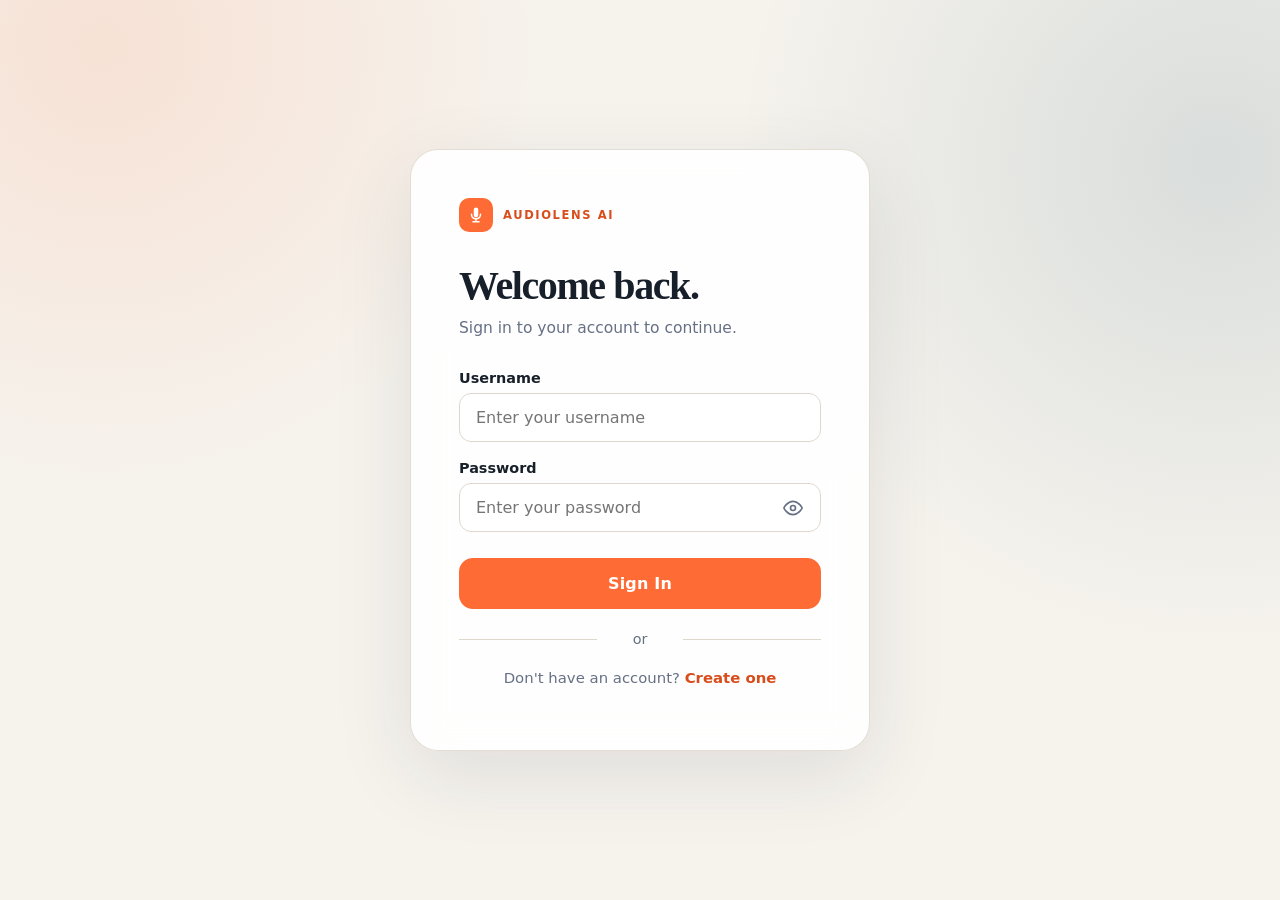
<file: static/index.html>
<!doctype html>
<html lang="en">

<head>
  <meta charset="utf-8">
  <meta name="viewport" content="width=device-width, initial-scale=1">
  <title>AudioLens AI</title>
  <link rel="stylesheet" href="/static/styles.css">
  <style>
    .user-bar {
      display: flex;
      justify-content: flex-end;
      align-items: center;
      gap: 12px;
      margin-bottom: 28px;
    }
    .user-badge {
      display: flex;
      align-items: center;
      gap: 8px;
      padding: 8px 14px;
      background: rgba(255,255,255,.8);
      border: 1px solid var(--line);
      border-radius: 999px;
      font-size: .88rem;
      font-weight: 600;
      color: var(--ink);
      backdrop-filter: blur(8px);
    }
    .user-avatar {
      width: 28px;
      height: 28px;
      border-radius: 50%;
      background: var(--blue);
      color: white;
      font-size: .75rem;
      font-weight: 800;
      display: grid;
      place-items: center;
      flex-shrink: 0;
    }
    .signout-btn {
      padding: 8px 16px;
      border-radius: 999px;
      border: 1px solid var(--line);
      background: white;
      color: var(--muted);
      font: inherit;
      font-size: .88rem;
      font-weight: 700;
      cursor: pointer;
      transition: color .2s, border-color .2s;
    }
    .signout-btn:hover {
      color: var(--accent-dark);
      border-color: var(--accent);
    }
  </style>
  <script>
    // Auth Guard — redirect to login if no token found
    (function() {
      if (!localStorage.getItem('access_token')) {
        window.location.replace('/static/login.html');
      }
    })();
  </script>
</head>

<body>
  <main class="shell">
    <div class="user-bar">
      <div class="user-badge">
        <div class="user-avatar" id="userAvatar">?</div>
        <span id="userFullName">Loading…</span>
      </div>
      <button class="signout-btn" id="signOutBtn">Sign out</button>
    </div>
    <header>
      <p class="eyebrow">AI VIDEO & AUDIO ASSISTANT</p>
      <h1>Turn anything spoken into something useful.</h1>
      <p class="intro">Import a YouTube video, upload audio, or record directly. Review the transcript before creating a
        grounded AI chat.</p>
    </header>

    <section class="card" id="inputCard">
      <div class="step-heading"><span>1</span>
        <div>
          <h2>Add audio</h2>
          <p>Choose one source and the spoken language.</p>
        </div>
      </div>

      <div class="language-row">
        <label><input type="radio" name="language" value="english" checked> English / Hinglish</label>
        <label><input type="radio" name="language" value="hindi"> Hindi</label>
      </div>

      <div class="tabs" role="tablist">
        <button class="tab active" data-tab="upload">Upload</button>
        <button class="tab" data-tab="record">Microphone</button>
        <button class="tab" data-tab="youtube">YouTube</button>
      </div>

      <div class="panel active" id="uploadPanel">
        <label class="drop-zone" for="audioFile">
          <strong>Select an audio file</strong>
          <span>MP3, MPEG audio, WAV, M4A, AAC, FLAC, OGG, WebM, or WMA</span>
          <input id="audioFile" type="file"
            accept="audio/*,.mp3,.mpeg,.mpga,.m4a,.aac,.wav,.ogg,.opus,.webm,.flac,.wma">
        </label>
        <button class="primary full" id="uploadButton">Process upload</button>
      </div>

      <div class="panel" id="recordPanel">
        <div class="recorder">
          <div class="record-state"><i id="recordDot"></i><span id="recordStatus">Ready to record</span></div>
          <span id="recordTimer">00:00</span>
        </div>
        <div class="actions">
          <button class="secondary" id="recordButton">Start recording</button>
          <button class="primary" id="recordProcessButton" disabled>Send recording to transcribe</button>
        </div>
        <div class="record-playback hidden" id="recordPlaybackRow">
          <audio id="recordingPlayback" controls></audio>
          <button class="secondary" id="listenRecordingButton">Listen to recording</button>
        </div>
      </div>

      <div class="panel" id="youtubePanel">
        <label for="youtubeUrl">YouTube URL</label>
        <div class="inline">
          <input id="youtubeUrl" type="url" placeholder="https://youtube.com/watch?v=...">
          <button class="primary" id="youtubeButton">Process video</button>
        </div>
      </div>

      <div class="progress hidden" id="progressBox">
        <div class="spinner"></div>
        <div><strong id="progressTitle">Processing audio</strong>
          <p id="progressText">This can take a little while on free services.</p>
        </div>
      </div>
      <div class="log-panel hidden" id="logPanel">
        <div class="log-header">
          <strong>Processing logs</strong>
          <span id="logCount">0 events</span>
        </div>
        <div id="logList" class="log-list"></div>
      </div>
      <p class="error hidden" id="errorBox"></p>
    </section>

    <section class="card hidden" id="transcriptCard">
      <div class="step-heading"><span>2</span>
        <div>
          <h2>Review transcript</h2>
          <p id="providerLabel"></p>
        </div>
      </div>
      <textarea id="transcriptText" spellcheck="true"></textarea>
      <div class="save-row">
        <span id="saveStatus">Review and correct anything that needs attention.</span>
        <button class="secondary" id="saveButton">Save changes</button>
        <button class="primary" id="createChatButton">Create chat</button>
      </div>
    </section>

    <section class="card hidden" id="resultCard">
      <div class="step-heading"><span>3</span>
        <div>
          <h2 id="resultTitle">Recording ready</h2>
          <p>Your summary and transcript-grounded chat.</p>
        </div>
      </div>
      <div class="summary" id="summaryText"></div>
      <div class="chat" id="chatMessages"></div>
      <form class="chat-form" id="chatForm">
        <input id="questionInput" placeholder="Ask something about this recording..." autocomplete="off">
        <button class="primary">Ask</button>
      </form>
    </section>

    <button class="text-button" id="newSessionButton">Clear session and start over</button>
  </main>
  <script src="/static/app.js"></script>
</body>

</html>
</file>
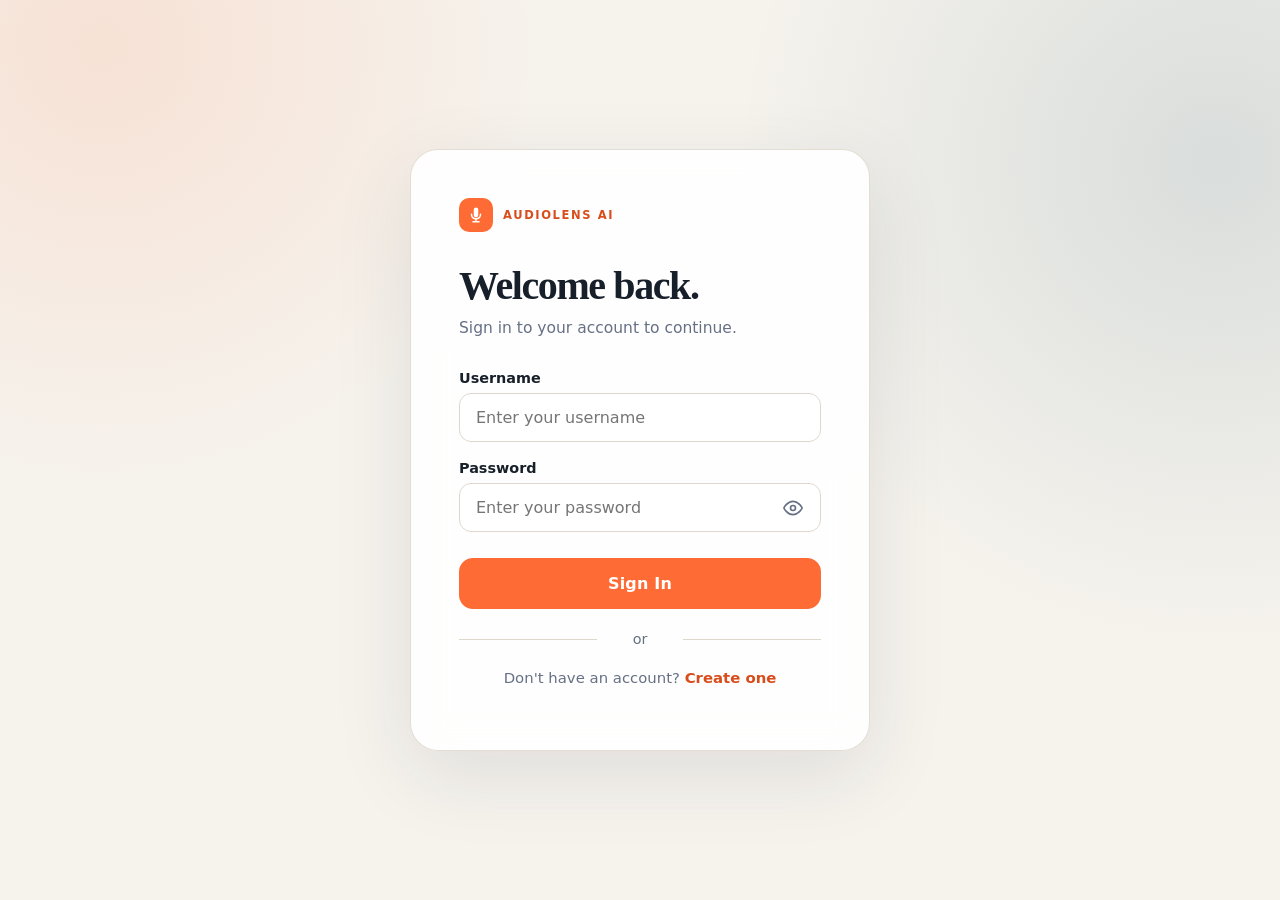
<file: static/login.html>
<!doctype html>
<html lang="en">

<head>
  <meta charset="utf-8">
  <meta name="viewport" content="width=device-width, initial-scale=1">
  <title>Sign In — AudioLens AI</title>
  <meta name="description" content="Sign in to AudioLens AI to access your AI-powered video assistant.">
  <link rel="stylesheet" href="/static/styles.css">
  <style>
    .auth-shell {
      min-height: 100vh;
      display: grid;
      place-items: center;
      padding: 32px 16px;
    }

    .auth-card {
      width: min(460px, 100%);
      padding: clamp(28px, 6vw, 48px);
      border: 1px solid rgba(222, 216, 204, .85);
      border-radius: 28px;
      background: rgba(255, 255, 255, .92);
      box-shadow: 0 24px 80px rgba(33, 43, 54, .10);
      backdrop-filter: blur(16px);
      animation: fadeUp .45s ease both;
    }

    @keyframes fadeUp {
      from { opacity: 0; transform: translateY(18px); }
      to   { opacity: 1; transform: translateY(0); }
    }

    .auth-logo {
      display: flex;
      align-items: center;
      gap: 10px;
      margin-bottom: 32px;
    }

    .auth-logo-dot {
      width: 34px;
      height: 34px;
      border-radius: 10px;
      background: var(--accent);
      display: grid;
      place-items: center;
    }

    .auth-logo-dot svg {
      width: 18px;
      height: 18px;
      fill: white;
    }

    .auth-logo-name {
      font-size: .72rem;
      font-weight: 800;
      letter-spacing: .14em;
      color: var(--accent-dark);
    }

    .auth-title {
      font-family: Georgia, serif;
      font-size: clamp(1.9rem, 5vw, 2.5rem);
      letter-spacing: -.035em;
      line-height: 1.1;
      margin: 0 0 8px;
    }

    .auth-subtitle {
      color: var(--muted);
      margin: 0 0 30px;
      font-size: .97rem;
      line-height: 1.6;
    }

    .form-group {
      margin-bottom: 18px;
    }

    .form-group label {
      display: block;
      font-weight: 700;
      font-size: .9rem;
      margin-bottom: 7px;
    }

    .form-group input {
      transition: border-color .2s, box-shadow .2s;
    }

    .auth-btn {
      width: 100%;
      margin-top: 8px;
      padding: 15px;
      font-size: 1rem;
      letter-spacing: .01em;
      border-radius: 14px;
      border: 1px solid transparent;
      background: var(--accent);
      color: white;
      font-weight: 800;
      cursor: pointer;
      transition: background .2s, transform .1s;
    }

    .auth-btn:hover {
      background: var(--accent-dark);
    }

    .auth-btn:active {
      transform: scale(.98);
    }

    .auth-btn:disabled {
      opacity: .55;
      cursor: not-allowed;
    }

    .auth-divider {
      text-align: center;
      color: var(--muted);
      font-size: .9rem;
      margin: 22px 0;
      position: relative;
    }

    .auth-divider::before,
    .auth-divider::after {
      content: '';
      position: absolute;
      top: 50%;
      width: 38%;
      height: 1px;
      background: var(--line);
    }

    .auth-divider::before { left: 0; }
    .auth-divider::after  { right: 0; }

    .auth-switch {
      text-align: center;
      color: var(--muted);
      font-size: .93rem;
    }

    .auth-switch a {
      color: var(--accent-dark);
      font-weight: 700;
      text-decoration: none;
    }

    .auth-switch a:hover {
      text-decoration: underline;
    }

    .auth-error {
      display: none;
      color: #b42318;
      background: #fff0ee;
      padding: 12px 14px;
      border-radius: 10px;
      font-size: .9rem;
      margin-bottom: 16px;
    }

    .auth-error.visible {
      display: block;
      animation: fadeUp .3s ease;
    }

    .auth-success {
      display: none;
      color: #0a6640;
      background: #edfaf4;
      padding: 12px 14px;
      border-radius: 10px;
      font-size: .9rem;
      margin-bottom: 16px;
    }

    .auth-success.visible {
      display: block;
      animation: fadeUp .3s ease;
    }

    .btn-spinner {
      display: inline-block;
      width: 16px;
      height: 16px;
      border: 2px solid rgba(255,255,255,.4);
      border-top-color: white;
      border-radius: 50%;
      animation: spin .7s linear infinite;
      vertical-align: middle;
      margin-right: 6px;
    }

    .password-wrap {
      position: relative;
    }

    .password-wrap input {
      padding-right: 48px;
    }

    .eye-btn {
      position: absolute;
      right: 14px;
      top: 50%;
      transform: translateY(-50%);
      background: none;
      border: none;
      cursor: pointer;
      padding: 4px;
      color: var(--muted);
      display: flex;
      align-items: center;
      transition: color .2s;
    }

    .eye-btn:hover { color: var(--ink); }
  </style>
</head>

<body>
  <div class="auth-shell">
    <div class="auth-card">

      <div class="auth-logo">
        <div class="auth-logo-dot">
          <svg viewBox="0 0 24 24" xmlns="http://www.w3.org/2000/svg">
            <path d="M12 2a3 3 0 0 1 3 3v7a3 3 0 0 1-6 0V5a3 3 0 0 1 3-3zm-7 9a1 1 0 0 1 2 0 5 5 0 0 0 10 0 1 1 0 0 1 2 0 7 7 0 0 1-6 6.93V20h3a1 1 0 0 1 0 2H8a1 1 0 0 1 0-2h3v-2.07A7 7 0 0 1 5 11z"/>
          </svg>
        </div>
        <span class="auth-logo-name">AUDIOLENS AI</span>
      </div>

      <h1 class="auth-title">Welcome back.</h1>
      <p class="auth-subtitle">Sign in to your account to continue.</p>

      <p class="auth-error" id="errorBox"></p>
      <p class="auth-success" id="successBox"></p>

      <form id="loginForm" autocomplete="on">
        <div class="form-group">
          <label for="username">Username</label>
          <input id="username" type="text" placeholder="Enter your username" autocomplete="username" required>
        </div>
        <div class="form-group">
          <label for="password">Password</label>
          <div class="password-wrap">
            <input id="password" type="password" placeholder="Enter your password" autocomplete="current-password" required>
            <button type="button" class="eye-btn" id="togglePassword" aria-label="Show password">
              <svg id="eyeIcon" xmlns="http://www.w3.org/2000/svg" width="20" height="20" fill="none" viewBox="0 0 24 24" stroke="currentColor" stroke-width="2">
                <path d="M1 12s4-8 11-8 11 8 11 8-4 8-11 8-11-8-11-8z"/>
                <circle cx="12" cy="12" r="3"/>
              </svg>
            </button>
          </div>
        </div>
        <button class="auth-btn" id="loginBtn" type="submit">Sign In</button>
      </form>

      <div class="auth-divider">or</div>

      <p class="auth-switch">
        Don't have an account? <a href="/static/register.html">Create one</a>
      </p>

    </div>
  </div>

  <script>
    // Eye toggle
    document.getElementById('togglePassword').addEventListener('click', function() {
      const input = document.getElementById('password');
      const isHidden = input.type === 'password';
      input.type = isHidden ? 'text' : 'password';
      document.getElementById('eyeIcon').innerHTML = isHidden
        ? '<path d="M17.94 17.94A10.07 10.07 0 0 1 12 20c-7 0-11-8-11-8a18.45 18.45 0 0 1 5.06-5.94"/><path d="M9.9 4.24A9.12 9.12 0 0 1 12 4c7 0 11 8 11 8a18.5 18.5 0 0 1-2.16 3.19"/><line x1="1" y1="1" x2="23" y2="23"/>'
        : '<path d="M1 12s4-8 11-8 11 8 11 8-4 8-11 8-11-8-11-8z"/><circle cx="12" cy="12" r="3"/>';
    });

    const form    = document.getElementById('loginForm');
    const btn     = document.getElementById('loginBtn');
    const errorBox   = document.getElementById('errorBox');
    const successBox = document.getElementById('successBox');

    function showError(msg) {
      errorBox.textContent = msg;
      errorBox.classList.add('visible');
      successBox.classList.remove('visible');
    }

    function showSuccess(msg) {
      successBox.textContent = msg;
      successBox.classList.add('visible');
      errorBox.classList.remove('visible');
    }

    function setLoading(loading) {
      btn.disabled = loading;
      btn.innerHTML = loading
        ? '<span class="btn-spinner"></span>Signing in…'
        : 'Sign In';
    }

    form.addEventListener('submit', async (e) => {
      e.preventDefault();
      errorBox.classList.remove('visible');

      const username = document.getElementById('username').value.trim();
      const password = document.getElementById('password').value;

      if (!username || !password) {
        showError('Please fill in all fields.');
        return;
      }

      setLoading(true);

      try {
        // OAuth2 requires form data, not JSON
        const formData = new URLSearchParams();
        formData.append('username', username);
        formData.append('password', password);

        const res = await fetch('/api/login', {
          method: 'POST',
          headers: { 'Content-Type': 'application/x-www-form-urlencoded' },
          body: formData.toString(),
        });

        const data = await res.json();

        if (!res.ok) {
          showError(data.detail || 'Login failed. Please try again.');
          return;
        }

        // Save token and user info to localStorage
        localStorage.setItem('access_token', data.access_token);
        localStorage.setItem('user', JSON.stringify(data.user));

        showSuccess('Signed in! Redirecting…');
        setTimeout(() => { window.location.href = '/'; }, 900);

      } catch (err) {
        showError('Network error. Is the server running?');
      } finally {
        setLoading(false);
      }
    });
  </script>
</body>

</html>
</file>
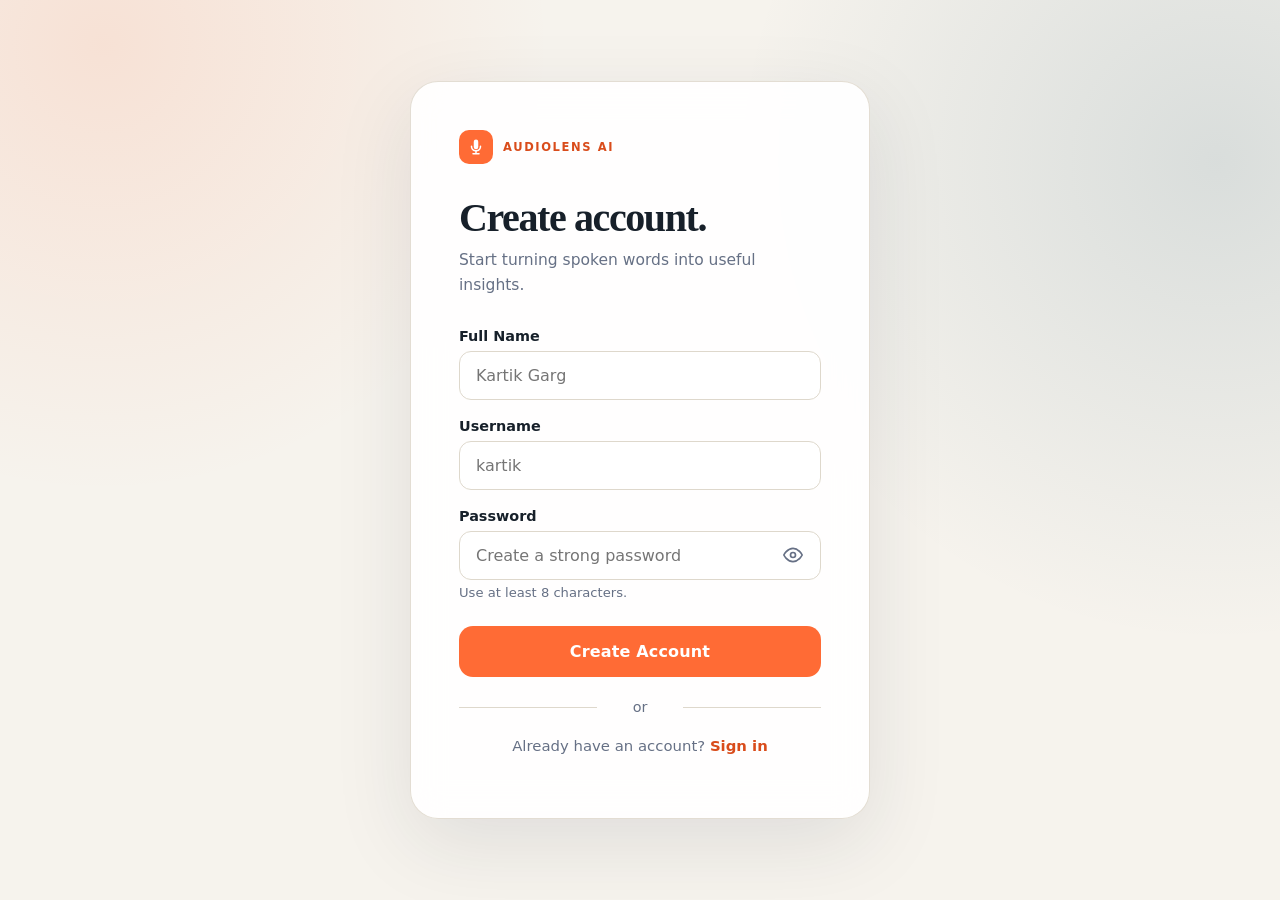
<file: static/register.html>
<!doctype html>
<html lang="en">

<head>
  <meta charset="utf-8">
  <meta name="viewport" content="width=device-width, initial-scale=1">
  <title>Create Account — AudioLens AI</title>
  <meta name="description" content="Create your free AudioLens AI account to get started.">
  <link rel="stylesheet" href="/static/styles.css">
  <style>
    .auth-shell {
      min-height: 100vh;
      display: grid;
      place-items: center;
      padding: 32px 16px;
    }

    .auth-card {
      width: min(460px, 100%);
      padding: clamp(28px, 6vw, 48px);
      border: 1px solid rgba(222, 216, 204, .85);
      border-radius: 28px;
      background: rgba(255, 255, 255, .92);
      box-shadow: 0 24px 80px rgba(33, 43, 54, .10);
      backdrop-filter: blur(16px);
      animation: fadeUp .45s ease both;
    }

    @keyframes fadeUp {
      from { opacity: 0; transform: translateY(18px); }
      to   { opacity: 1; transform: translateY(0); }
    }

    .auth-logo {
      display: flex;
      align-items: center;
      gap: 10px;
      margin-bottom: 32px;
    }

    .auth-logo-dot {
      width: 34px;
      height: 34px;
      border-radius: 10px;
      background: var(--accent);
      display: grid;
      place-items: center;
    }

    .auth-logo-dot svg {
      width: 18px;
      height: 18px;
      fill: white;
    }

    .auth-logo-name {
      font-size: .72rem;
      font-weight: 800;
      letter-spacing: .14em;
      color: var(--accent-dark);
    }

    .auth-title {
      font-family: Georgia, serif;
      font-size: clamp(1.9rem, 5vw, 2.5rem);
      letter-spacing: -.035em;
      line-height: 1.1;
      margin: 0 0 8px;
    }

    .auth-subtitle {
      color: var(--muted);
      margin: 0 0 30px;
      font-size: .97rem;
      line-height: 1.6;
    }

    .form-group {
      margin-bottom: 18px;
    }

    .form-group label {
      display: block;
      font-weight: 700;
      font-size: .9rem;
      margin-bottom: 7px;
    }

    .form-group input {
      transition: border-color .2s, box-shadow .2s;
    }

    .auth-btn {
      width: 100%;
      margin-top: 8px;
      padding: 15px;
      font-size: 1rem;
      letter-spacing: .01em;
      border-radius: 14px;
      border: 1px solid transparent;
      background: var(--accent);
      color: white;
      font-weight: 800;
      cursor: pointer;
      transition: background .2s, transform .1s;
    }

    .auth-btn:hover {
      background: var(--accent-dark);
    }

    .auth-btn:active {
      transform: scale(.98);
    }

    .auth-btn:disabled {
      opacity: .55;
      cursor: not-allowed;
    }

    .auth-divider {
      text-align: center;
      color: var(--muted);
      font-size: .9rem;
      margin: 22px 0;
      position: relative;
    }

    .auth-divider::before,
    .auth-divider::after {
      content: '';
      position: absolute;
      top: 50%;
      width: 38%;
      height: 1px;
      background: var(--line);
    }

    .auth-divider::before { left: 0; }
    .auth-divider::after  { right: 0; }

    .auth-switch {
      text-align: center;
      color: var(--muted);
      font-size: .93rem;
    }

    .auth-switch a {
      color: var(--accent-dark);
      font-weight: 700;
      text-decoration: none;
    }

    .auth-switch a:hover {
      text-decoration: underline;
    }

    .auth-error {
      display: none;
      color: #b42318;
      background: #fff0ee;
      padding: 12px 14px;
      border-radius: 10px;
      font-size: .9rem;
      margin-bottom: 16px;
    }

    .auth-error.visible {
      display: block;
      animation: fadeUp .3s ease;
    }

    .auth-success {
      display: none;
      color: #0a6640;
      background: #edfaf4;
      padding: 12px 14px;
      border-radius: 10px;
      font-size: .9rem;
      margin-bottom: 16px;
    }

    .auth-success.visible {
      display: block;
      animation: fadeUp .3s ease;
    }

    .btn-spinner {
      display: inline-block;
      width: 16px;
      height: 16px;
      border: 2px solid rgba(255,255,255,.4);
      border-top-color: white;
      border-radius: 50%;
      animation: spin .7s linear infinite;
      vertical-align: middle;
      margin-right: 6px;
    }

    .password-hint {
      font-size: .82rem;
      color: var(--muted);
      margin-top: 5px;
    }

    .password-wrap {
      position: relative;
    }

    .password-wrap input {
      padding-right: 48px;
    }

    .eye-btn {
      position: absolute;
      right: 14px;
      top: 50%;
      transform: translateY(-50%);
      background: none;
      border: none;
      cursor: pointer;
      padding: 4px;
      color: var(--muted);
      display: flex;
      align-items: center;
      transition: color .2s;
    }

    .eye-btn:hover { color: var(--ink); }
  </style>
</head>

<body>
  <div class="auth-shell">
    <div class="auth-card">

      <div class="auth-logo">
        <div class="auth-logo-dot">
          <svg viewBox="0 0 24 24" xmlns="http://www.w3.org/2000/svg">
            <path d="M12 2a3 3 0 0 1 3 3v7a3 3 0 0 1-6 0V5a3 3 0 0 1 3-3zm-7 9a1 1 0 0 1 2 0 5 5 0 0 0 10 0 1 1 0 0 1 2 0 7 7 0 0 1-6 6.93V20h3a1 1 0 0 1 0 2H8a1 1 0 0 1 0-2h3v-2.07A7 7 0 0 1 5 11z"/>
          </svg>
        </div>
        <span class="auth-logo-name">AUDIOLENS AI</span>
      </div>

      <h1 class="auth-title">Create account.</h1>
      <p class="auth-subtitle">Start turning spoken words into useful insights.</p>

      <p class="auth-error" id="errorBox"></p>
      <p class="auth-success" id="successBox"></p>

      <form id="registerForm" autocomplete="on">
        <div class="form-group">
          <label for="full_name">Full Name</label>
          <input id="full_name" type="text" placeholder="Kartik Garg" autocomplete="name" required>
        </div>
        <div class="form-group">
          <label for="username">Username</label>
          <input id="username" type="text" placeholder="kartik" autocomplete="username" required>
        </div>
        <div class="form-group">
          <label for="password">Password</label>
          <div class="password-wrap">
            <input id="password" type="password" placeholder="Create a strong password" autocomplete="new-password" required>
            <button type="button" class="eye-btn" id="togglePassword" aria-label="Show password">
              <svg id="eyeIcon" xmlns="http://www.w3.org/2000/svg" width="20" height="20" fill="none" viewBox="0 0 24 24" stroke="currentColor" stroke-width="2">
                <path d="M1 12s4-8 11-8 11 8 11 8-4 8-11 8-11-8-11-8z"/>
                <circle cx="12" cy="12" r="3"/>
              </svg>
            </button>
          </div>
          <p class="password-hint">Use at least 8 characters.</p>
        </div>
        <button class="auth-btn" id="registerBtn" type="submit">Create Account</button>
      </form>

      <div class="auth-divider">or</div>

      <p class="auth-switch">
        Already have an account? <a href="/static/login.html">Sign in</a>
      </p>

    </div>
  </div>

  <script>
    // Eye toggle
    document.getElementById('togglePassword').addEventListener('click', function() {
      const input = document.getElementById('password');
      const isHidden = input.type === 'password';
      input.type = isHidden ? 'text' : 'password';
      document.getElementById('eyeIcon').innerHTML = isHidden
        ? '<path d="M17.94 17.94A10.07 10.07 0 0 1 12 20c-7 0-11-8-11-8a18.45 18.45 0 0 1 5.06-5.94"/><path d="M9.9 4.24A9.12 9.12 0 0 1 12 4c7 0 11 8 11 8a18.5 18.5 0 0 1-2.16 3.19"/><line x1="1" y1="1" x2="23" y2="23"/>'
        : '<path d="M1 12s4-8 11-8 11 8 11 8-4 8-11 8-11-8-11-8z"/><circle cx="12" cy="12" r="3"/>';
    });

    const form       = document.getElementById('registerForm');
    const btn        = document.getElementById('registerBtn');
    const errorBox   = document.getElementById('errorBox');
    const successBox = document.getElementById('successBox');

    function showError(msg) {
      errorBox.textContent = msg;
      errorBox.classList.add('visible');
      successBox.classList.remove('visible');
    }

    function showSuccess(msg) {
      successBox.textContent = msg;
      successBox.classList.add('visible');
      errorBox.classList.remove('visible');
    }

    function setLoading(loading) {
      btn.disabled = loading;
      btn.innerHTML = loading
        ? '<span class="btn-spinner"></span>Creating account…'
        : 'Create Account';
    }

    form.addEventListener('submit', async (e) => {
      e.preventDefault();
      errorBox.classList.remove('visible');

      const full_name = document.getElementById('full_name').value.trim();
      const username  = document.getElementById('username').value.trim();
      const password  = document.getElementById('password').value;

      if (!full_name || !username || !password) {
        showError('Please fill in all fields.');
        return;
      }

      if (password.length < 8) {
        showError('Password must be at least 8 characters.');
        return;
      }

      setLoading(true);

      try {
        const res = await fetch('/api/register', {
          method: 'POST',
          headers: { 'Content-Type': 'application/json' },
          body: JSON.stringify({ username, password, full_name }),
        });

        const data = await res.json();

        if (!res.ok) {
          showError(data.detail || 'Registration failed. Please try again.');
          return;
        }

        showSuccess('Account created! Redirecting to sign in…');
        setTimeout(() => { window.location.href = '/static/login.html'; }, 1200);

      } catch (err) {
        showError('Network error. Is the server running?');
      } finally {
        setLoading(false);
      }
    });
  </script>
</body>

</html>
</file>
<file: static/styles.css>
:root {
  --ink: #17202a;
  --muted: #667085;
  --paper: #f6f3ed;
  --card: rgba(255, 255, 255, .9);
  --line: #ded8cc;
  --accent: #ff6b35;
  --accent-dark: #d94c1b;
  --blue: #174c66;
}

* {
  box-sizing: border-box;
}

body {
  margin: 0;
  color: var(--ink);
  background:
    radial-gradient(circle at 8% 5%, rgba(255, 107, 53, .13), transparent 28rem),
    radial-gradient(circle at 95% 18%, rgba(23, 76, 102, .13), transparent 30rem),
    var(--paper);
  font-family: Inter, ui-sans-serif, system-ui, -apple-system, BlinkMacSystemFont, "Segoe UI", sans-serif;
}

.shell {
  width: min(980px, calc(100% - 32px));
  margin: 0 auto;
  padding: 72px 0;
}

header {
  max-width: 780px;
  margin-bottom: 42px;
}

.eyebrow {
  color: var(--accent-dark);
  font-size: .76rem;
  font-weight: 800;
  letter-spacing: .16em;
}

h1 {
  font-family: Georgia, serif;
  font-size: clamp(2.6rem, 7vw, 5.3rem);
  line-height: .98;
  letter-spacing: -.045em;
  margin: 14px 0 22px;
}

.intro {
  max-width: 680px;
  color: var(--muted);
  font-size: 1.12rem;
  line-height: 1.7;
}

.card {
  margin: 22px 0;
  padding: clamp(22px, 4vw, 38px);
  border: 1px solid rgba(222, 216, 204, .85);
  border-radius: 24px;
  background: var(--card);
  box-shadow: 0 20px 60px rgba(33, 43, 54, .08);
  backdrop-filter: blur(12px);
}

.step-heading {
  display: flex;
  align-items: center;
  gap: 15px;
  margin-bottom: 26px;
}

.step-heading>span {
  display: grid;
  place-items: center;
  width: 40px;
  height: 40px;
  border-radius: 50%;
  color: white;
  background: var(--blue);
  font-weight: 800;
}

h2 {
  margin: 0 0 4px;
  font-size: 1.35rem;
}

.step-heading p,
.panel label,
.save-row span {
  color: var(--muted);
  margin: 0;
}

.language-row {
  display: flex;
  flex-wrap: wrap;
  gap: 12px;
  margin-bottom: 24px;
}

.language-row label {
  padding: 11px 15px;
  border: 1px solid var(--line);
  border-radius: 999px;
  cursor: pointer;
}

.language-row input {
  accent-color: var(--accent);
}

.tabs {
  display: flex;
  gap: 8px;
  padding: 6px;
  background: #eee9e0;
  border-radius: 14px;
  margin-bottom: 22px;
}

button {
  font: inherit;
  cursor: pointer;
}

.tab {
  flex: 1;
  border: 0;
  background: transparent;
  padding: 11px;
  border-radius: 10px;
  color: var(--muted);
  font-weight: 700;
}

.tab.active {
  color: var(--ink);
  background: white;
  box-shadow: 0 3px 10px rgba(0, 0, 0, .06);
}

.panel {
  display: none;
}

.panel.active {
  display: block;
}

.panel>label:not(.drop-zone) {
  display: block;
  margin-bottom: 8px;
  font-weight: 700;
}

.inline,
.actions,
.save-row,
.chat-form {
  display: flex;
  gap: 10px;
}

input,
textarea {
  width: 100%;
  border: 1px solid var(--line);
  border-radius: 12px;
  background: white;
  color: var(--ink);
  padding: 14px 16px;
  font: inherit;
  outline: none;
}

input:focus,
textarea:focus {
  border-color: var(--accent);
  box-shadow: 0 0 0 3px rgba(255, 107, 53, .12);
}

.primary,
.secondary {
  border-radius: 12px;
  padding: 13px 18px;
  border: 1px solid transparent;
  font-weight: 800;
  white-space: nowrap;
}

.primary {
  background: var(--accent);
  color: white;
}

.primary:hover {
  background: var(--accent-dark);
}

.secondary {
  background: white;
  border-color: var(--line);
  color: var(--ink);
}

button:disabled {
  cursor: not-allowed;
  opacity: .45;
}

.full {
  width: 100%;
  margin-top: 12px;
}

.drop-zone {
  display: grid;
  gap: 5px;
  text-align: center;
  padding: 34px;
  border: 1.5px dashed #c9c0b1;
  border-radius: 15px;
  cursor: pointer;
}

.drop-zone input {
  margin-top: 12px;
  padding: 8px;
}

.recorder {
  display: flex;
  justify-content: space-between;
  padding: 20px;
  background: #f2eee7;
  border-radius: 14px;
  margin-bottom: 12px;
}

.record-state {
  display: flex;
  align-items: center;
  gap: 9px;
}

#recordDot {
  width: 10px;
  height: 10px;
  border-radius: 50%;
  background: #aaa;
}

#recordDot.live {
  background: #e43b3b;
  box-shadow: 0 0 0 6px rgba(228, 59, 59, .12);
}

.record-playback {
  display: grid;
  gap: 10px;
  margin-top: 16px;
}

.record-playback audio {
  width: 100%;
  border-radius: 12px;
}

.progress {
  display: flex;
  gap: 14px;
  align-items: center;
  margin-top: 22px;
  padding: 16px;
  background: #fff6e9;
  border-radius: 12px;
}

.progress p {
  margin: 4px 0 0;
  color: var(--muted);
}

.spinner {
  width: 25px;
  height: 25px;
  border: 3px solid #ffd8c8;
  border-top-color: var(--accent);
  border-radius: 50%;
  animation: spin .8s linear infinite;
}

@keyframes spin {
  to {
    transform: rotate(360deg);
  }
}

.log-panel {
  margin-top: 14px;
  border: 1px solid var(--line);
  border-radius: 14px;
  background: #141923;
  color: #eef2f7;
  overflow: hidden;
}

.log-header {
  display: flex;
  justify-content: space-between;
  padding: 12px 14px;
  background: #1f2937;
  color: white;
  font-size: .9rem;
}

.log-header span {
  color: #bac4d0;
}

.log-list {
  max-height: 260px;
  overflow: auto;
  padding: 10px 14px;
  font-family: Consolas, "Courier New", monospace;
  font-size: .86rem;
  line-height: 1.55;
}

.log-line {
  color: #d8dee9;
}

.log-line.warning {
  color: #ffd479;
}

.log-line.error {
  color: #ff9b9b;
}

.error {
  color: #b42318;
  background: #fff0ee;
  padding: 13px;
  border-radius: 10px;
}

.hidden {
  display: none !important;
}

textarea {
  min-height: 360px;
  line-height: 1.65;
  resize: vertical;
}

.save-row {
  align-items: center;
  margin-top: 12px;
}

.save-row span {
  margin-right: auto;
  font-size: .9rem;
}

.summary {
  line-height: 1.7;
  padding: 18px;
  border-left: 4px solid var(--accent);
  background: #fff8f3;
  margin-bottom: 22px;
  white-space: pre-wrap;
}

.chat {
  display: grid;
  gap: 12px;
  max-height: 470px;
  overflow: auto;
  margin-bottom: 14px;
}

.message {
  max-width: 82%;
  padding: 13px 16px;
  border-radius: 15px;
  line-height: 1.55;
  white-space: pre-wrap;
}

.message.user {
  justify-self: end;
  color: white;
  background: var(--blue);
  border-bottom-right-radius: 4px;
}

.message.assistant {
  background: #eee9e0;
  border-bottom-left-radius: 4px;
}

.message.assistant {
  white-space: normal;
}

.message.assistant p {
  margin: 0 0 10px;
}

.message.assistant p:last-child {
  margin-bottom: 0;
}

.message.assistant h3,
.message.assistant h4,
.message.assistant h5 {
  margin: 2px 0 8px;
  font-family: inherit;
  font-size: 1rem;
  line-height: 1.35;
  letter-spacing: 0;
}

.message.assistant ul {
  margin: 6px 0 10px;
  padding-left: 20px;
}

.message.assistant li {
  margin: 4px 0;
}

.message.assistant code {
  padding: 2px 5px;
  border-radius: 5px;
  background: rgba(23, 32, 42, .08);
  font-family: Consolas, "Courier New", monospace;
  font-size: .92em;
}

.text-button {
  display: block;
  margin: 28px auto 0;
  border: 0;
  background: transparent;
  color: var(--muted);
  text-decoration: underline;
}

@media (max-width: 650px) {
  .shell {
    padding: 42px 0;
  }

  .inline,
  .save-row,
  .chat-form {
    flex-direction: column;
    align-items: stretch;
  }

  .actions {
    display: grid;
    grid-template-columns: 1fr 1fr;
  }

  .tabs {
    overflow-x: auto;
  }

  .tab {
    min-width: 105px;
  }
}
</file>
